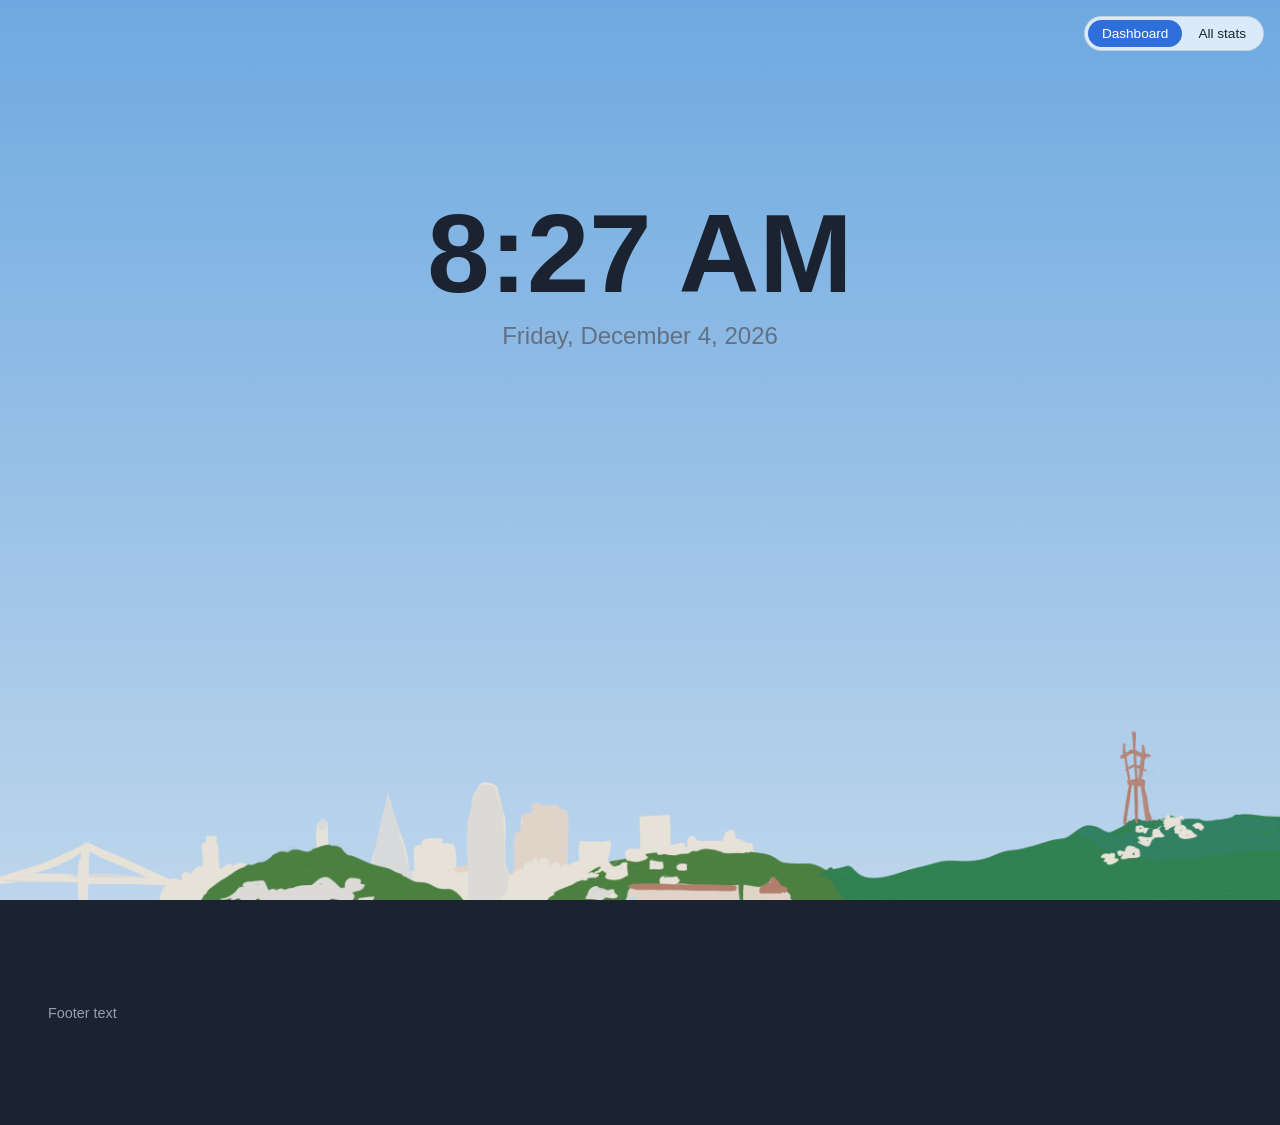
<file: index.html>
<!doctype html>
<html lang="en">
<head>
  <meta charset="utf-8" />
  <meta name="viewport" content="width=device-width, initial-scale=1" />
  <title>SF Skyline</title>
  <style>
    :root {
      --bg: #f4f6f9; --text: #1b2330; --muted: #637083; --accent: #2f6fdb;
      --footer-bg: #1b2330; --footer-text: #e6ebf2; --footer-muted: #93a0b3;
    }
    @media (prefers-color-scheme: dark) {
      :root {
        --bg: #11151c; --text: #e6ebf2; --muted: #93a0b3; --accent: #7aa7ff;
        --footer-bg: #0b0e13; --footer-text: #e6ebf2; --footer-muted: #93a0b3;
      }
    }
    * { box-sizing: border-box; }
    /* Snap between "scene" and "footer open" so the footer behaves like a drawer */
    html { scroll-snap-type: y mandatory; }
    body {
      margin: 0;
      font-family: -apple-system, BlinkMacSystemFont, "Segoe UI", Roboto, sans-serif;
      background: var(--bg);
      color: var(--text);
    }

    /* Scene: exactly one full viewport */
    .scene {
      height: 100vh;
      height: 100dvh;
      scroll-snap-align: start;
      display: flex; flex-direction: column; align-items: center;
      padding: 22vh 16px 24px; text-align: center;
      /* Sketch fills the scene; anchored to the bottom so the skyline is never cropped */
      /* --sky-top / --sky-horizon are set to a random blue by the script below */
      background:
        url("assets/skyline_rough_sketch.png") center bottom / cover no-repeat,
        linear-gradient(to bottom, var(--sky-top, #4a90d9), var(--sky-horizon, #a9d2f5));
    }
    .time { font-size: clamp(3rem, 12vw, 7rem); font-weight: 600; font-variant-numeric: tabular-nums; line-height: 1; }
    .date { font-size: clamp(1rem, 3vw, 1.5rem); color: var(--muted); margin-top: 12px; }

    /* Footer drawer: 25% of the viewport, revealed by scrolling down */
    .drawer {
      height: 25vh;
      height: 25dvh;
      scroll-snap-align: end;
      background: var(--footer-bg);
      color: var(--footer-text);
      display: flex; flex-direction: column; justify-content: center; gap: 8px;
      padding: 16px clamp(16px, 5vw, 48px);
      font-size: 0.9rem;
    }
    .drawer h2 { margin: 0; font-size: 1rem; }
    .drawer p { margin: 0; color: var(--footer-muted); }
    .drawer a { color: var(--footer-text); }
  </style>
  <link rel="stylesheet" href="nav.css" />
</head>
<body>
  <nav class="page-toggle">
    <a href="index.html" aria-current="page">Dashboard</a>
    <a href="stats.html">All stats</a>
  </nav>
  <main class="scene">
    <div class="time" id="time">—</div>
    <div class="date" id="date">—</div>
  </main>

  <footer class="drawer">
    <p>Footer text</p>
  </footer>

<script>
  const TZ = "America/Los_Angeles";

  // Placeholder sky: a random blue each load (to be replaced by the sun-driven gradient, PRD S1)
  const hue = 195 + Math.random() * 20;      // 195–215: cyan-blue to true blue
  const sat = 55 + Math.random() * 25;       // 55–80%
  const light = 65 + Math.random() * 10;     // 65–75%
  const sky = document.documentElement.style;
  sky.setProperty("--sky-top", `hsl(${hue} ${sat}% ${light}%)`);
  sky.setProperty("--sky-horizon", `hsl(${hue} ${sat - 10}% ${Math.min(light + 18, 92)}%)`);
  function tick() {
    const now = new Date();
    document.getElementById("time").textContent =
      now.toLocaleTimeString("en-US", { timeZone: TZ, hour: "numeric", minute: "2-digit" });
    document.getElementById("date").textContent =
      now.toLocaleDateString("en-US", { timeZone: TZ, weekday: "long", month: "long", day: "numeric", year: "numeric" });
  }
  tick();
  setInterval(tick, 1000);
</script>
</body>
</html>
</file>
<file: nav.css>
/* Shared Dashboard / All stats toggle, used by index.html and stats.html */
.page-toggle {
  --toggle-bg: rgba(255, 255, 255, 0.75);
  --toggle-border: rgba(27, 35, 48, 0.12);
  --toggle-text: #1b2330;
  --toggle-active-bg: #2f6fdb;
  --toggle-active-text: #ffffff;
  position: fixed;
  top: 16px;
  right: 16px;
  z-index: 10;
  display: flex;
  gap: 2px;
  padding: 3px;
  background: var(--toggle-bg);
  border: 1px solid var(--toggle-border);
  border-radius: 999px;
  backdrop-filter: blur(8px);
  -webkit-backdrop-filter: blur(8px);
  font-family: -apple-system, BlinkMacSystemFont, "Segoe UI", Roboto, sans-serif;
}
@media (prefers-color-scheme: dark) {
  .page-toggle {
    --toggle-bg: rgba(26, 32, 41, 0.75);
    --toggle-border: rgba(230, 235, 242, 0.15);
    --toggle-text: #e6ebf2;
    --toggle-active-bg: #7aa7ff;
    --toggle-active-text: #11151c;
  }
}
.page-toggle a {
  padding: 6px 14px;
  border-radius: 999px;
  color: var(--toggle-text);
  text-decoration: none;
  font-size: 0.85rem;
  font-weight: 500;
  white-space: nowrap;
}
.page-toggle a:hover { background: var(--toggle-border); }
.page-toggle a[aria-current="page"] {
  background: var(--toggle-active-bg);
  color: var(--toggle-active-text);
}
</file>
